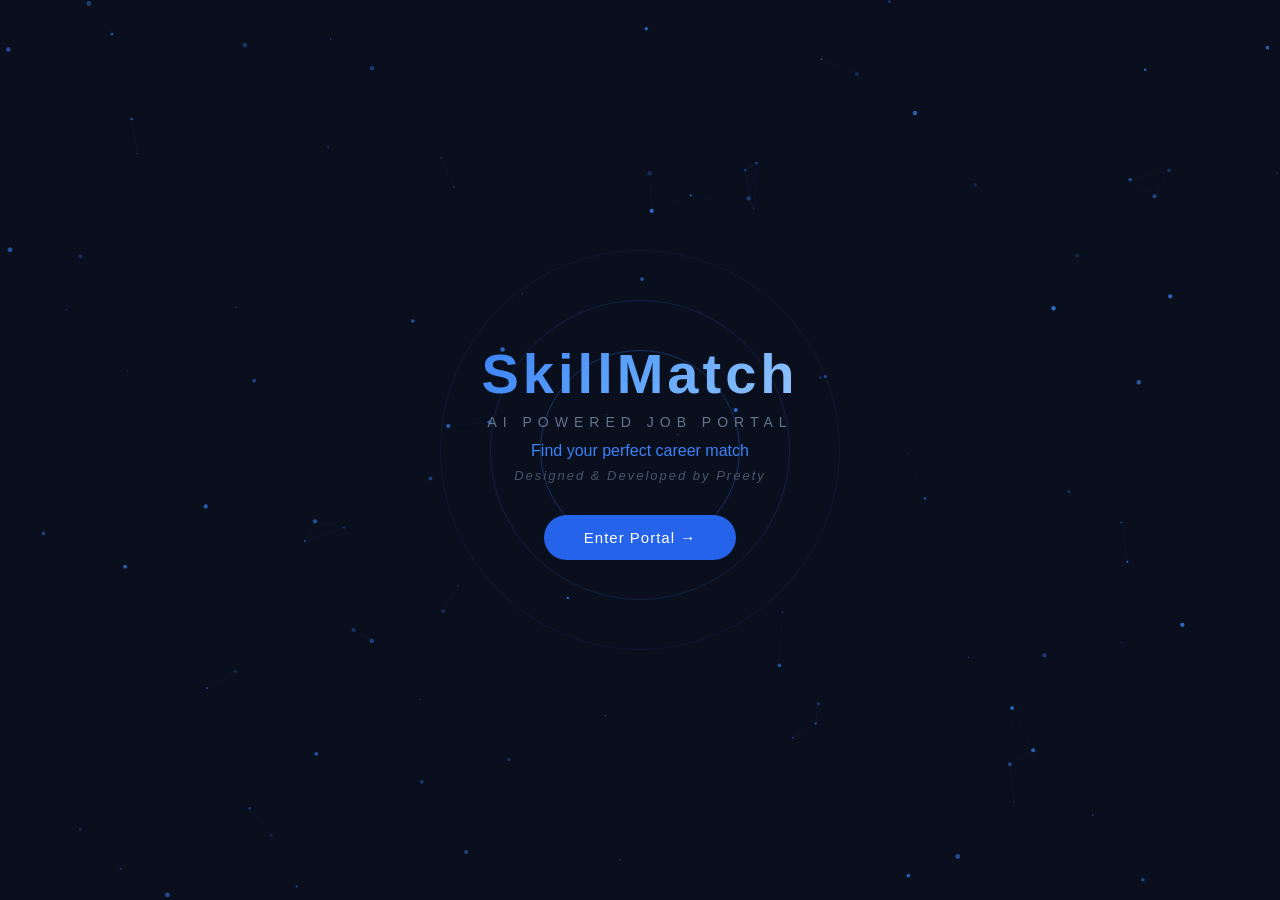
<file: index.html>
<!DOCTYPE html>
<html lang="en">
<head>
  <meta charset="UTF-8">
  <meta name="viewport" content="width=device-width, initial-scale=1.0">
  <title>SkillMatch — AI Job Portal</title>
  <link rel="stylesheet" href="style.css">
</head>
<body>

  <!-- INTRO ANIMATION -->
  <div id="intro">
    <canvas id="particles"></canvas>
    <div id="ring"></div>
    <div id="ring2"></div>
    <div id="ring3"></div>
    <div id="logo-wrap">
      <div id="logo-text">SkillMatch</div>
      <div id="logo-sub">AI Powered Job Portal</div>
      <div id="tagline">Find your perfect career match</div>
      <div id="credit">Designed & Developed by Preety</div>
      <button id="enter-btn" onclick="showDashboard()">Enter Portal →</button>
    </div>
  </div>

  <!-- DASHBOARD -->
  <div id="dashboard" style="display:none;">

    <!-- Navbar -->
    <nav>
      <div class="logo">SkillMatch</div>
      <div class="nav-links">
        <a href="#">Jobs</a>
        <a href="#">Companies</a>
        <a href="#">About</a>
        <button class="nav-btn" onclick="showLogin()">Login</button>
        <button class="nav-btn-outline" onclick="showRegister()">Register</button>
      </div>
    </nav>

    <!-- Hero -->
    <div class="hero">
      <h1>Find Your Perfect <span class="blue">Job Match</span></h1>
      <p>AI-powered job matching based on your skills — 94% match accuracy</p>
      <div class="search-row">
        <input type="text" id="search-job" placeholder="Job title or skill...">
        <input type="text" id="search-loc" placeholder="Location...">
        <button onclick="searchJobs()">Search Jobs</button>
      </div>
    </div>

    <!-- Stats -->
    <div class="stats-row">
      <div class="stat"><div class="stat-num">2,450+</div><div class="stat-label">Jobs Posted</div></div>
      <div class="stat"><div class="stat-num">850+</div><div class="stat-label">Companies</div></div>
      <div class="stat"><div class="stat-num">12K+</div><div class="stat-label">Job Seekers</div></div>
      <div class="stat"><div class="stat-num">94%</div><div class="stat-label">Match Rate</div></div>
    </div>

    <!-- Categories -->
    <div class="cats">
      <button class="cat active" onclick="filterJobs('all', this)">All</button>
      <button class="cat" onclick="filterJobs('tech', this)">Tech</button>
      <button class="cat" onclick="filterJobs('design', this)">Design</button>
      <button class="cat" onclick="filterJobs('marketing', this)">Marketing</button>
      <button class="cat" onclick="filterJobs('finance', this)">Finance</button>
      <button class="cat" onclick="filterJobs('hr', this)">HR</button>
    </div>

    <!-- Jobs Grid -->
    <div class="section-title">Featured Jobs</div>
    <div class="jobs-grid" id="jobs-grid"></div>

  </div>

  <!-- LOGIN MODAL -->
  <div class="modal-overlay" id="login-modal">
    <div class="modal">
      <div class="modal-header">
        <h2>Login to SkillMatch</h2>
        <button onclick="closeModal('login-modal')">✕</button>
      </div>
      <div class="modal-body">
        <div class="role-select">
          <button class="role-btn active" onclick="selectRole('seeker', this)">Job Seeker</button>
          <button class="role-btn" onclick="selectRole('recruiter', this)">Recruiter</button>
          <button class="role-btn" onclick="selectRole('admin', this)">Admin</button>
        </div>
        <input type="email" placeholder="Email">
        <input type="password" placeholder="Password">
        <button class="submit-btn" onclick="loginUser()">Login →</button>
        <p class="modal-link">Don't have an account? <span onclick="switchModal('login-modal','register-modal')">Register</span></p>
      </div>
    </div>
  </div>

  <!-- REGISTER MODAL -->
  <div class="modal-overlay" id="register-modal">
    <div class="modal">
      <div class="modal-header">
        <h2>Create Account</h2>
        <button onclick="closeModal('register-modal')">✕</button>
      </div>
      <div class="modal-body">
        <div class="role-select">
          <button class="role-btn active" onclick="selectRole('seeker', this)">Job Seeker</button>
          <button class="role-btn" onclick="selectRole('recruiter', this)">Recruiter</button>
        </div>
        <input type="text" placeholder="Full Name">
        <input type="email" placeholder="Email">
        <input type="password" placeholder="Password">
        <button class="submit-btn" onclick="closeModal('register-modal')">Create Account →</button>
        <p class="modal-link">Already have an account? <span onclick="switchModal('register-modal','login-modal')">Login</span></p>
      </div>
    </div>
  </div>

  <script src="app.js"></script>
</body>
</html>
</file>
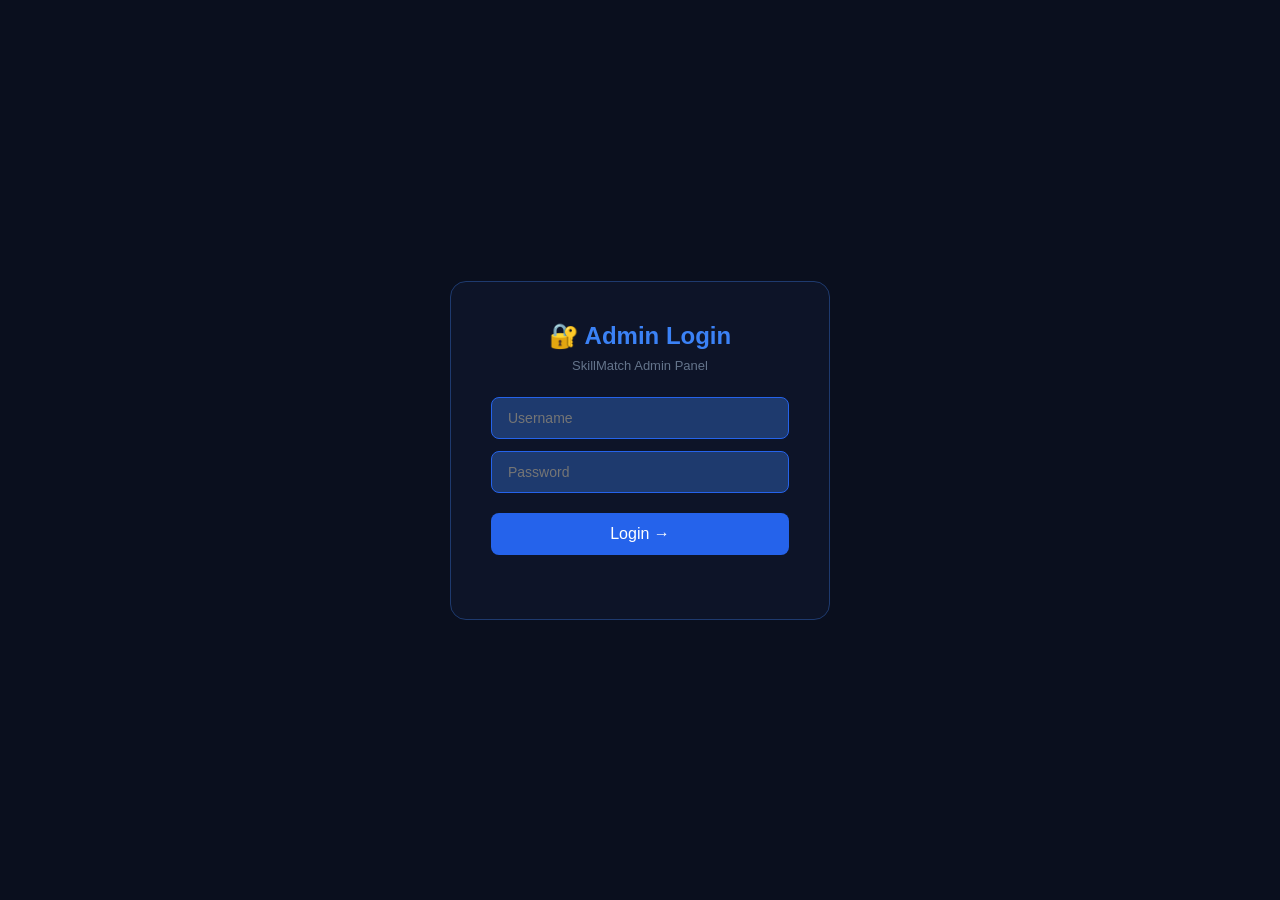
<file: admin.html>
<!DOCTYPE html>
<html lang="en">
<head>
  <meta charset="UTF-8">
  <meta name="viewport" content="width=device-width, initial-scale=1.0">
  <title>SkillMatch Admin</title>
  <link rel="stylesheet" href="style.css">
  <style>
    #admin-login {
      height: 100vh; display: flex;
      align-items: center; justify-content: center;
    }
    .admin-login-box {
      background: #0d1428; border: 1px solid #1e3a6e;
      border-radius: 16px; padding: 40px; width: 380px; text-align: center;
    }
    .admin-login-box h1 { color: #3b82f6; font-size: 24px; margin-bottom: 8px; }
    .admin-login-box p { color: #64748b; font-size: 13px; margin-bottom: 24px; }
    .admin-login-box input {
      width: 100%; background: #1e3a6e; border: 1px solid #2563eb;
      border-radius: 8px; padding: 12px 16px; color: #e2e8f0;
      font-size: 14px; margin-bottom: 12px; outline: none;
    }
    .admin-login-box button {
      width: 100%; background: #2563eb; color: white;
      border: none; padding: 12px; border-radius: 8px;
      font-size: 16px; cursor: pointer; margin-top: 8px;
    }
    #error-msg { color: #ef4444; font-size: 13px; margin-top: 8px; }

    /* ADMIN DASHBOARD */
    #admin-dashboard { display: none; }
    .admin-layout { display: flex; height: 100vh; }

    .admin-sidebar {
      width: 240px; background: #0d1428;
      border-right: 1px solid #1e3a6e;
      padding: 24px 16px; display: flex;
      flex-direction: column; gap: 8px;
    }
    .admin-logo { font-size: 20px; color: #3b82f6; font-weight: 700; margin-bottom: 4px; }
    .admin-badge {
      font-size: 11px; background: #1e3a6e; color: #3b82f6;
      padding: 3px 10px; border-radius: 10px;
      display: inline-block; margin-bottom: 20px;
    }
    .admin-nav-link {
      display: block; padding: 10px 14px; color: #94a3b8;
      text-decoration: none; border-radius: 8px;
      font-size: 14px; margin-bottom: 4px; cursor: pointer;
      border: none; background: none; width: 100%; text-align: left;
    }
    .admin-nav-link:hover, .admin-nav-link.active {
      background: #1e3a6e; color: #e2e8f0;
    }
    .admin-logout {
      margin-top: auto; background: #1e3a6e; color: #ef4444;
      border: 1px solid #1e3a6e; padding: 10px;
      border-radius: 8px; cursor: pointer; font-size: 14px;
    }

    .admin-main { flex: 1; overflow-y: auto; padding: 24px; background: #0a0f1e; }
    .admin-section { display: none; }
    .admin-section.active { display: block; }
    .admin-section h2 { font-size: 22px; color: #3b82f6; margin-bottom: 20px; }

    /* Stats Cards */
    .stats-cards {
      display: grid; grid-template-columns: repeat(4, 1fr);
      gap: 16px; margin-bottom: 24px;
    }
    .stat-card {
      background: #0d1428; border: 1px solid #1e3a6e;
      border-radius: 12px; padding: 20px; text-align: center;
    }
    .stat-card .num { font-size: 32px; font-weight: 700; color: #3b82f6; }
    .stat-card .label { font-size: 13px; color: #64748b; margin-top: 4px; }

    /* Table */
    .admin-table {
      background: #0d1428; border: 1px solid #1e3a6e;
      border-radius: 12px; overflow: hidden; margin-bottom: 24px;
    }
    .admin-table table { width: 100%; border-collapse: collapse; }
    .admin-table th {
      background: #1e3a6e; color: #94a3b8;
      padding: 12px 16px; text-align: left; font-size: 13px;
    }
    .admin-table td { padding: 12px 16px; border-bottom: 1px solid #1e3a6e; font-size: 14px; color: #e2e8f0; }
    .admin-table tr:last-child td { border-bottom: none; }
    .admin-table tr:hover td { background: #0f2347; }

    .badge {
      padding: 3px 10px; border-radius: 10px;
      font-size: 11px; font-weight: 600;
    }
    .badge-green { background: #052e16; color: #22c55e; }
    .badge-blue { background: #0f2347; color: #3b82f6; }
    .badge-red { background: #1f0a0a; color: #ef4444; }
    .badge-orange { background: #1c0a03; color: #f97316; }

    .action-btn {
      padding: 5px 12px; border-radius: 6px;
      border: none; cursor: pointer; font-size: 12px; margin-right: 4px;
    }
    .btn-approve { background: #052e16; color: #22c55e; }
    .btn-reject { background: #1f0a0a; color: #ef4444; }
    .btn-ban { background: #1c0a03; color: #f97316; }
    .btn-delete { background: #1f0a0a; color: #ef4444; }

    /* Add Job Form */
    .admin-card {
      background: #0d1428; border: 1px solid #1e3a6e;
      border-radius: 12px; padding: 20px; margin-bottom: 20px;
    }
    .admin-card h3 { color: #94a3b8; font-size: 15px; margin-bottom: 16px; }
    .form-grid { display: grid; grid-template-columns: 1fr 1fr; gap: 12px; margin-bottom: 14px; }
    .form-grid input, .form-grid select {
      background: #1e3a6e; border: 1px solid #2563eb;
      border-radius: 8px; padding: 10px 14px;
      color: #e2e8f0; font-size: 14px; outline: none;
    }
    .form-grid select option { background: #1e3a6e; }
    .add-btn {
      background: #2563eb; color: white; border: none;
      padding: 10px 24px; border-radius: 8px;
      cursor: pointer; font-size: 14px;
    }

    /* Announcement */
    .announce-box textarea {
      width: 100%; background: #1e3a6e; border: 1px solid #2563eb;
      border-radius: 8px; padding: 12px; color: #e2e8f0;
      font-size: 14px; outline: none; height: 100px; resize: none;
      margin-bottom: 12px;
    }
  </style>
</head>
<body>

  <!-- Admin Login -->
  <div id="admin-login">
    <div class="admin-login-box">
      <h1>🔐 Admin Login</h1>
      <p>SkillMatch Admin Panel</p>
      <input type="text" id="admin-user" placeholder="Username">
      <input type="password" id="admin-pass" placeholder="Password">
      <button onclick="adminLogin()">Login →</button>
      <p id="error-msg"></p>
    </div>
  </div>

  <!-- Admin Dashboard -->
  <div id="admin-dashboard">
    <div class="admin-layout">

      <!-- Sidebar -->
      <div class="admin-sidebar">
        <div class="admin-logo">SkillMatch</div>
        <div class="admin-badge">Admin Panel</div>
        <button class="admin-nav-link active" onclick="showSection('overview', this)">📊 Overview</button>
        <button class="admin-nav-link" onclick="showSection('users', this)">👥 Users</button>
        <button class="admin-nav-link" onclick="showSection('companies', this)">🏢 Companies</button>
        <button class="admin-nav-link" onclick="showSection('jobs', this)">💼 Jobs</button>
        <button class="admin-nav-link" onclick="showSection('applications', this)">📝 Applications</button>
        <button class="admin-nav-link" onclick="showSection('announce', this)">📢 Announcements</button>
        <button class="admin-logout" onclick="adminLogout()">Logout</button>
      </div>

      <!-- Main Content -->
      <div class="admin-main">

        <!-- Overview -->
        <div id="section-overview" class="admin-section active">
          <h2>📊 Dashboard Overview</h2>
          <div class="stats-cards">
            <div class="stat-card"><div class="num">12,450</div><div class="label">Total Users</div></div>
            <div class="stat-card"><div class="num">850</div><div class="label">Companies</div></div>
            <div class="stat-card"><div class="num">2,450</div><div class="label">Jobs Posted</div></div>
            <div class="stat-card"><div class="num">8,920</div><div class="label">Applications</div></div>
          </div>
          <div class="stats-cards">
            <div class="stat-card"><div class="num" style="color:#22c55e">94%</div><div class="label">Match Rate</div></div>
            <div class="stat-card"><div class="num" style="color:#f97316">23</div><div class="label">Pending Approvals</div></div>
            <div class="stat-card"><div class="num" style="color:#ef4444">5</div><div class="label">Reports</div></div>
            <div class="stat-card"><div class="num" style="color:#a78bfa">142</div><div class="label">New Today</div></div>
          </div>
        </div>

        <!-- Users -->
        <div id="section-users" class="admin-section">
          <h2>👥 Manage Users</h2>
          <div class="admin-table">
            <table>
              <thead>
                <tr>
                  <th>Name</th><th>Email</th><th>Role</th><th>Status</th><th>Actions</th>
                </tr>
              </thead>
              <tbody id="users-tbody"></tbody>
            </table>
          </div>
        </div>

        <!-- Companies -->
        <div id="section-companies" class="admin-section">
          <h2>🏢 Manage Companies</h2>
          <div class="admin-table">
            <table>
              <thead>
                <tr>
                  <th>Company</th><th>Email</th><th>Jobs Posted</th><th>Status</th><th>Actions</th>
                </tr>
              </thead>
              <tbody id="companies-tbody"></tbody>
            </table>
          </div>
        </div>

        <!-- Jobs -->
        <div id="section-jobs" class="admin-section">
          <h2>💼 Manage Jobs</h2>
          <div class="admin-card">
            <h3>Add New Job</h3>
            <div class="form-grid">
              <input type="text" id="j-title" placeholder="Job Title">
              <input type="text" id="j-company" placeholder="Company">
              <input type="text" id="j-salary" placeholder="Salary (e.g. ₹8-12 LPA)">
              <select id="j-category">
                <option value="">Select Category</option>
                <option value="tech">Tech</option>
                <option value="design">Design</option>
                <option value="marketing">Marketing</option>
                <option value="finance">Finance</option>
                <option value="hr">HR</option>
              </select>
              <input type="text" id="j-location" placeholder="Location">
              <select id="j-type">
                <option value="">Job Type</option>
                <option value="Full Time">Full Time</option>
                <option value="Internship">Internship</option>
                <option value="Part Time">Part Time</option>
              </select>
            </div>
            <button class="add-btn" onclick="addJob()">+ Add Job</button>
          </div>
          <div class="admin-table">
            <table>
              <thead>
                <tr><th>Title</th><th>Company</th><th>Category</th><th>Type</th><th>Actions</th></tr>
              </thead>
              <tbody id="jobs-tbody"></tbody>
            </table>
          </div>
        </div>

        <!-- Applications -->
        <div id="section-applications" class="admin-section">
          <h2>📝 Applications</h2>
          <div class="admin-table">
            <table>
              <thead>
                <tr><th>Applicant</th><th>Job</th><th>Company</th><th>Status</th><th>Actions</th></tr>
              </thead>
              <tbody id="apps-tbody"></tbody>
            </table>
          </div>
        </div>

        <!-- Announcements -->
        <div id="section-announce" class="admin-section">
          <h2>📢 Send Announcement</h2>
          <div class="admin-card announce-box">
            <h3>Send to All Users</h3>
            <textarea id="announce-text" placeholder="Type your announcement here..."></textarea>
            <button class="add-btn" onclick="sendAnnouncement()">Send Announcement →</button>
          </div>
          <div class="admin-card" id="announce-list">
            <h3>Recent Announcements</h3>
            <p style="color:#64748b;font-size:13px;">No announcements yet.</p>
          </div>
        </div>

      </div>
    </div>
  </div>

  <script src="admin.js"></script>
</body>
</html>
</file>
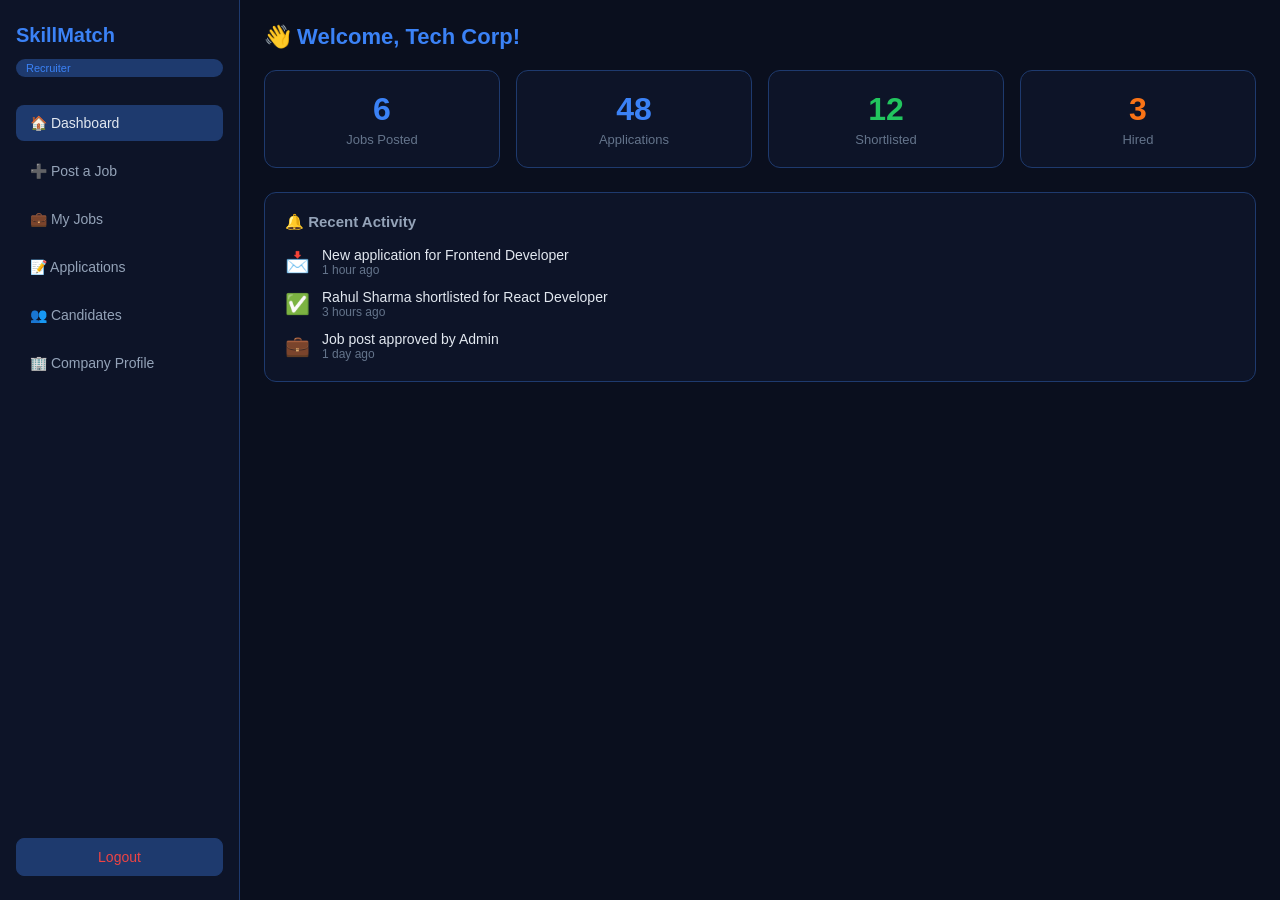
<file: recruiter.html>
<!DOCTYPE html>
<html lang="en">
<head>
  <meta charset="UTF-8">
  <meta name="viewport" content="width=device-width, initial-scale=1.0">
  <title>SkillMatch — Recruiter</title>
  <link rel="stylesheet" href="style.css">
  <style>
    .recruiter-layout { display: flex; height: 100vh; }
    .recruiter-sidebar {
      width: 240px; background: #0d1428;
      border-right: 1px solid #1e3a6e;
      padding: 24px 16px; display: flex;
      flex-direction: column; gap: 8px;
    }
    .recruiter-main { flex: 1; overflow-y: auto; padding: 24px; background: #0a0f1e; }
    .recruiter-section { display: none; }
    .recruiter-section.active { display: block; }
    .recruiter-section h2 { font-size: 22px; color: #3b82f6; margin-bottom: 20px; }

    .sidebar-nav-link {
      display: block; padding: 10px 14px; color: #94a3b8;
      border-radius: 8px; font-size: 14px;
      margin-bottom: 4px; cursor: pointer;
      border: none; background: none;
      width: 100%; text-align: left;
    }
    .sidebar-nav-link:hover, .sidebar-nav-link.active {
      background: #1e3a6e; color: #e2e8f0;
    }
    .sidebar-logout {
      margin-top: auto; background: #1e3a6e; color: #ef4444;
      border: 1px solid #1e3a6e; padding: 10px;
      border-radius: 8px; cursor: pointer; font-size: 14px;
    }

    .admin-card {
      background: #0d1428; border: 1px solid #1e3a6e;
      border-radius: 12px; padding: 20px; margin-bottom: 20px;
    }
    .admin-card h3 { color: #94a3b8; font-size: 15px; margin-bottom: 16px; }

    .form-grid { display: grid; grid-template-columns: 1fr 1fr; gap: 12px; margin-bottom: 14px; }
    .form-grid input, .form-grid select, .form-grid textarea {
      background: #1e3a6e; border: 1px solid #2563eb;
      border-radius: 8px; padding: 10px 14px;
      color: #e2e8f0; font-size: 14px; outline: none;
    }
    .form-grid select option { background: #1e3a6e; }

    .add-btn {
      background: #2563eb; color: white; border: none;
      padding: 10px 24px; border-radius: 8px;
      cursor: pointer; font-size: 14px;
    }

    .admin-table {
      background: #0d1428; border: 1px solid #1e3a6e;
      border-radius: 12px; overflow: hidden; margin-bottom: 24px;
    }
    .admin-table table { width: 100%; border-collapse: collapse; }
    .admin-table th {
      background: #1e3a6e; color: #94a3b8;
      padding: 12px 16px; text-align: left; font-size: 13px;
    }
    .admin-table td {
      padding: 12px 16px; border-bottom: 1px solid #1e3a6e;
      font-size: 14px; color: #e2e8f0;
    }
    .admin-table tr:last-child td { border-bottom: none; }
    .admin-table tr:hover td { background: #0f2347; }

    .badge {
      padding: 3px 10px; border-radius: 10px;
      font-size: 11px; font-weight: 600;
    }
    .badge-green { background: #052e16; color: #22c55e; }
    .badge-blue { background: #0f2347; color: #3b82f6; }
    .badge-red { background: #1f0a0a; color: #ef4444; }
    .badge-orange { background: #1c0a03; color: #f97316; }

    .action-btn {
      padding: 5px 12px; border-radius: 6px;
      border: none; cursor: pointer; font-size: 12px; margin-right: 4px;
    }
    .btn-approve { background: #052e16; color: #22c55e; }
    .btn-reject { background: #1f0a0a; color: #ef4444; }
    .btn-delete { background: #1f0a0a; color: #ef4444; }

    .stat-card {
      background: #0d1428; border: 1px solid #1e3a6e;
      border-radius: 12px; padding: 20px; text-align: center;
    }
    .stat-card .num { font-size: 32px; font-weight: 700; color: #3b82f6; }
    .stat-card .label { font-size: 13px; color: #64748b; margin-top: 4px; }
  </style>
</head>
<body>

  <div class="recruiter-layout">
    <!-- Sidebar -->
    <div class="recruiter-sidebar">
      <div style="color:#3b82f6;font-size:20px;font-weight:700;margin-bottom:4px;">SkillMatch</div>
      <div style="font-size:11px;background:#1e3a6e;color:#3b82f6;padding:3px 10px;border-radius:10px;display:inline-block;margin-bottom:20px;">Recruiter</div>
      <button class="sidebar-nav-link active" onclick="showRecruiterSection('dashboard', this)">🏠 Dashboard</button>
      <button class="sidebar-nav-link" onclick="showRecruiterSection('post-job', this)">➕ Post a Job</button>
      <button class="sidebar-nav-link" onclick="showRecruiterSection('my-jobs', this)">💼 My Jobs</button>
      <button class="sidebar-nav-link" onclick="showRecruiterSection('applications', this)">📝 Applications</button>
      <button class="sidebar-nav-link" onclick="showRecruiterSection('candidates', this)">👥 Candidates</button>
      <button class="sidebar-nav-link" onclick="showRecruiterSection('company', this)">🏢 Company Profile</button>
      <button class="sidebar-logout" onclick="window.location.href='index.html'">Logout</button>
    </div>

    <!-- Main -->
    <div class="recruiter-main">

      <!-- Dashboard -->
      <div id="recruiter-dashboard" class="recruiter-section active">
        <h2>👋 Welcome, Tech Corp!</h2>
        <div style="display:grid;grid-template-columns:repeat(4,1fr);gap:16px;margin-bottom:24px;">
          <div class="stat-card"><div class="num">6</div><div class="label">Jobs Posted</div></div>
          <div class="stat-card"><div class="num">48</div><div class="label">Applications</div></div>
          <div class="stat-card"><div class="num" style="color:#22c55e">12</div><div class="label">Shortlisted</div></div>
          <div class="stat-card"><div class="num" style="color:#f97316">3</div><div class="label">Hired</div></div>
        </div>
        <div class="admin-card">
          <h3>🔔 Recent Activity</h3>
          <div style="display:flex;flex-direction:column;gap:12px;">
            <div style="display:flex;gap:12px;align-items:center;">
              <span style="font-size:20px;">📩</span>
              <div>
                <div style="color:#e2e8f0;font-size:14px;">New application for Frontend Developer</div>
                <div style="color:#64748b;font-size:12px;">1 hour ago</div>
              </div>
            </div>
            <div style="display:flex;gap:12px;align-items:center;">
              <span style="font-size:20px;">✅</span>
              <div>
                <div style="color:#e2e8f0;font-size:14px;">Rahul Sharma shortlisted for React Developer</div>
                <div style="color:#64748b;font-size:12px;">3 hours ago</div>
              </div>
            </div>
            <div style="display:flex;gap:12px;align-items:center;">
              <span style="font-size:20px;">💼</span>
              <div>
                <div style="color:#e2e8f0;font-size:14px;">Job post approved by Admin</div>
                <div style="color:#64748b;font-size:12px;">1 day ago</div>
              </div>
            </div>
          </div>
        </div>
      </div>

      <!-- Post Job -->
      <div id="recruiter-post-job" class="recruiter-section">
        <h2>➕ Post a New Job</h2>
        <div class="admin-card">
          <h3>Job Details</h3>
          <div class="form-grid">
            <input type="text" id="r-title" placeholder="Job Title">
            <input type="text" id="r-location" placeholder="Location">
            <input type="text" id="r-salary" placeholder="Salary (e.g. ₹8-12 LPA)">
            <select id="r-type">
              <option value="">Job Type</option>
              <option value="Full Time">Full Time</option>
              <option value="Internship">Internship</option>
              <option value="Part Time">Part Time</option>
            </select>
            <select id="r-category">
              <option value="">Category</option>
              <option value="tech">Tech</option>
              <option value="design">Design</option>
              <option value="marketing">Marketing</option>
              <option value="finance">Finance</option>
              <option value="hr">HR</option>
            </select>
            <input type="text" id="r-skills" placeholder="Required Skills (comma separated)">
          </div>
          <button class="add-btn" onclick="postJob()">Post Job →</button>
        </div>
      </div>

      <!-- My Jobs -->
      <div id="recruiter-my-jobs" class="recruiter-section">
        <h2>💼 My Posted Jobs</h2>
        <div class="admin-table">
          <table>
            <thead>
              <tr><th>Title</th><th>Type</th><th>Applications</th><th>Status</th><th>Actions</th></tr>
            </thead>
            <tbody id="my-jobs-tbody"></tbody>
          </table>
        </div>
      </div>

      <!-- Applications -->
      <div id="recruiter-applications" class="recruiter-section">
        <h2>📝 Job Applications</h2>
        <div class="admin-table">
          <table>
            <thead>
              <tr><th>Applicant</th><th>Job</th><th>Skills</th><th>Status</th><th>Actions</th></tr>
            </thead>
            <tbody id="recruiter-apps-tbody"></tbody>
          </table>
        </div>
      </div>

      <!-- Candidates -->
      <div id="recruiter-candidates" class="recruiter-section">
        <h2>👥 Top Candidates</h2>
        <div class="admin-table">
          <table>
            <thead>
              <tr><th>Name</th><th>Skills</th><th>Experience</th><th>Match</th><th>Actions</th></tr>
            </thead>
            <tbody id="candidates-tbody"></tbody>
          </table>
        </div>
      </div>

      <!-- Company Profile -->
      <div id="recruiter-company" class="recruiter-section">
        <h2>🏢 Company Profile</h2>
        <div class="admin-card">
          <h3>Edit Company Details</h3>
          <div class="form-grid">
            <input type="text" placeholder="Company Name" value="Tech Corp Pvt Ltd">
            <input type="text" placeholder="Industry" value="Information Technology">
            <input type="email" placeholder="Email" value="hr@techcorp.com">
            <input type="text" placeholder="Website" value="www.techcorp.com">
            <input type="text" placeholder="Location" value="Bangalore, India">
            <input type="text" placeholder="Company Size" value="500-1000 employees">
          </div>
          <button class="add-btn" onclick="alert('Company profile updated!')">Save Profile</button>
        </div>
      </div>

    </div>
  </div>

  <script src="recruiter.js"></script>
</body>
</html>
</file>
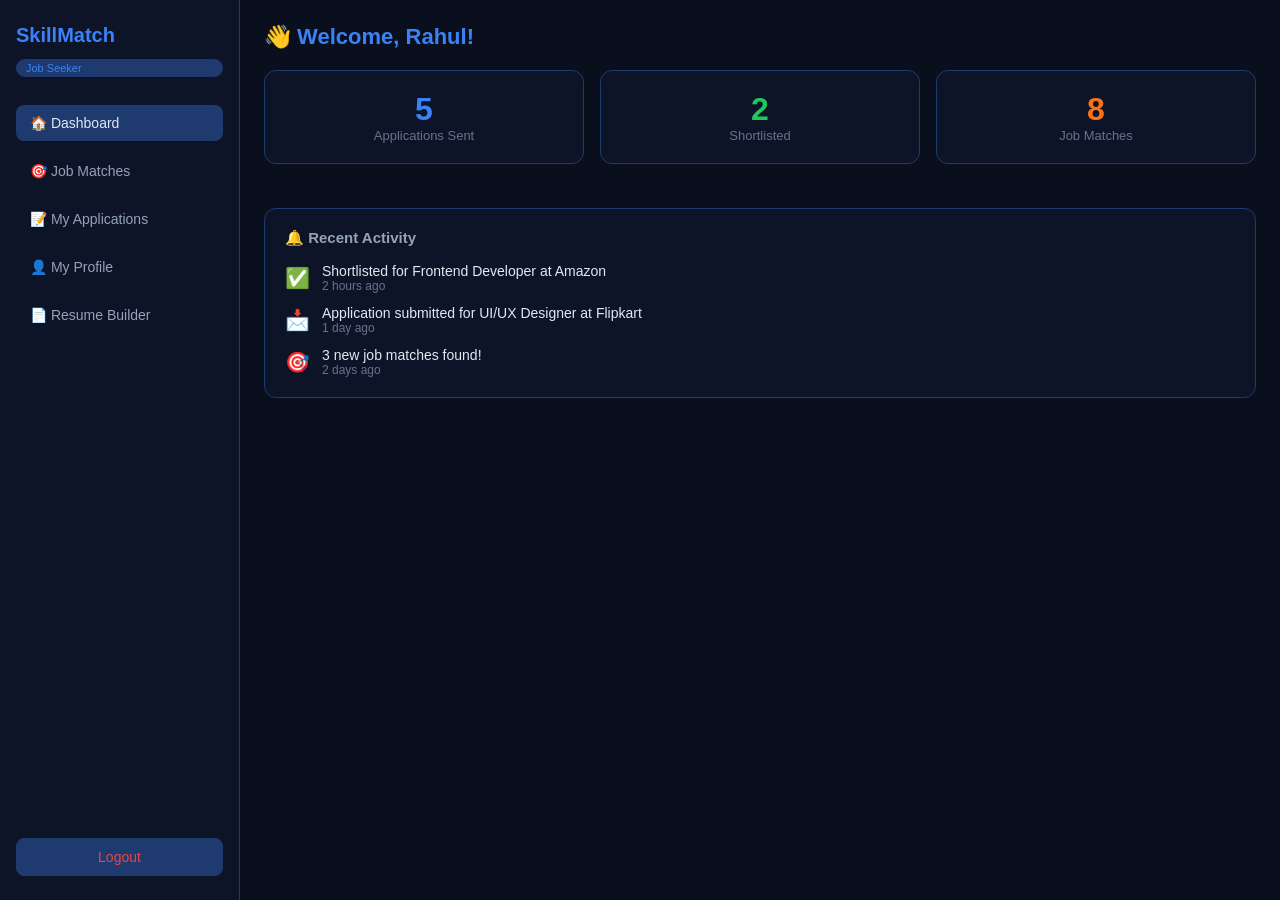
<file: seeker.html>
<!DOCTYPE html>
<html lang="en">
<head>
  <meta charset="UTF-8">
  <meta name="viewport" content="width=device-width, initial-scale=1.0">
  <title>SkillMatch — Job Seeker</title>
  <link rel="stylesheet" href="style.css">
  <style>
    .seeker-layout { display: flex; height: 100vh; }
    .seeker-sidebar {
      width: 240px; background: #0d1428;
      border-right: 1px solid #1e3a6e;
      padding: 24px 16px; display: flex;
      flex-direction: column; gap: 8px;
    }
    .seeker-main { flex: 1; overflow-y: auto; padding: 24px; background: #0a0f1e; }
    .seeker-section { display: none; }
    .seeker-section.active { display: block; }
    .seeker-section h2 { font-size: 22px; color: #3b82f6; margin-bottom: 20px; }

    .profile-card {
      background: #0d1428; border: 1px solid #1e3a6e;
      border-radius: 16px; padding: 30px; text-align: center;
      margin-bottom: 20px;
    }
    .profile-avatar {
      width: 80px; height: 80px; border-radius: 50%;
      background: linear-gradient(135deg, #2563eb, #3b82f6);
      display: flex; align-items: center; justify-content: center;
      font-size: 32px; margin: 0 auto 16px;
    }
    .profile-name { font-size: 22px; font-weight: 700; color: #e2e8f0; }
    .profile-title { color: #64748b; font-size: 14px; margin-top: 4px; }
    .profile-stats {
      display: flex; gap: 24px; justify-content: center; margin-top: 16px;
    }
    .profile-stat { text-align: center; }
    .profile-stat .num { font-size: 20px; font-weight: 700; color: #3b82f6; }
    .profile-stat .label { font-size: 12px; color: #64748b; }

    .skills-section { margin-top: 20px; text-align: left; }
    .skills-section h3 { color: #94a3b8; font-size: 14px; margin-bottom: 12px; }
    .skill-tags { display: flex; flex-wrap: wrap; gap: 8px; }
    .skill-tag {
      background: #0f2347; color: #3b82f6;
      border: 1px solid #1e3a6e; padding: 6px 14px;
      border-radius: 20px; font-size: 13px;
    }

    .job-match-card {
      background: #0d1428; border: 1px solid #1e3a6e;
      border-radius: 12px; padding: 18px; margin-bottom: 12px;
      display: flex; align-items: center; gap: 16px;
      transition: border-color 0.2s;
    }
    .job-match-card:hover { border-color: #2563eb; }
    .match-score {
      width: 60px; height: 60px; border-radius: 50%;
      background: linear-gradient(135deg, #2563eb, #3b82f6);
      display: flex; align-items: center; justify-content: center;
      font-size: 14px; font-weight: 700; color: white; flex-shrink: 0;
    }
    .match-info { flex: 1; }
    .match-title { font-size: 16px; font-weight: 600; color: #e2e8f0; }
    .match-company { font-size: 13px; color: #64748b; margin-top: 2px; }
    .match-salary { font-size: 14px; color: #22c55e; font-weight: 600; }
    .match-apply {
      background: #2563eb; color: white; border: none;
      padding: 8px 20px; border-radius: 8px; cursor: pointer; font-size: 13px;
    }

    .app-card {
      background: #0d1428; border: 1px solid #1e3a6e;
      border-radius: 12px; padding: 16px; margin-bottom: 12px;
      display: flex; align-items: center; gap: 16px;
    }
    .app-emoji { font-size: 28px; }
    .app-info { flex: 1; }
    .app-title { font-size: 15px; font-weight: 600; color: #e2e8f0; }
    .app-company { font-size: 12px; color: #64748b; margin-top: 2px; }
    .app-date { font-size: 12px; color: #475569; }

    .sidebar-nav-link {
      display: block; padding: 10px 14px; color: #94a3b8;
      border-radius: 8px; font-size: 14px;
      margin-bottom: 4px; cursor: pointer;
      border: none; background: none;
      width: 100%; text-align: left;
    }
    .sidebar-nav-link:hover, .sidebar-nav-link.active {
      background: #1e3a6e; color: #e2e8f0;
    }
    .sidebar-logout {
      margin-top: auto; background: #1e3a6e; color: #ef4444;
      border: 1px solid #1e3a6e; padding: 10px;
      border-radius: 8px; cursor: pointer; font-size: 14px;
    }

    .admin-card {
      background: #0d1428; border: 1px solid #1e3a6e;
      border-radius: 12px; padding: 20px; margin-bottom: 20px;
    }
    .admin-card h3 { color: #94a3b8; font-size: 15px; margin-bottom: 16px; }
    .form-grid { display: grid; grid-template-columns: 1fr 1fr; gap: 12px; margin-bottom: 14px; }
    .form-grid input, .form-grid select, .form-grid textarea {
      background: #1e3a6e; border: 1px solid #2563eb;
      border-radius: 8px; padding: 10px 14px;
      color: #e2e8f0; font-size: 14px; outline: none;
    }
    .add-btn {
      background: #2563eb; color: white; border: none;
      padding: 10px 24px; border-radius: 8px;
      cursor: pointer; font-size: 14px;
    }
  </style>
</head>
<body>

  <div class="seeker-layout">
    <!-- Sidebar -->
    <div class="seeker-sidebar">
      <div class="admin-logo" style="color:#3b82f6;font-size:20px;font-weight:700;margin-bottom:4px;">SkillMatch</div>
      <div class="admin-badge" style="font-size:11px;background:#1e3a6e;color:#3b82f6;padding:3px 10px;border-radius:10px;display:inline-block;margin-bottom:20px;">Job Seeker</div>
      <button class="sidebar-nav-link active" onclick="showSeekerSection('dashboard', this)">🏠 Dashboard</button>
      <button class="sidebar-nav-link" onclick="showSeekerSection('matches', this)">🎯 Job Matches</button>
      <button class="sidebar-nav-link" onclick="showSeekerSection('applications', this)">📝 My Applications</button>
      <button class="sidebar-nav-link" onclick="showSeekerSection('profile', this)">👤 My Profile</button>
      <button class="sidebar-nav-link" onclick="showSeekerSection('resume', this)">📄 Resume Builder</button>
      <button class="sidebar-logout" onclick="window.location.href='index.html'">Logout</button>
    </div>

    <!-- Main -->
    <div class="seeker-main">

      <!-- Dashboard -->
      <div id="seeker-dashboard" class="seeker-section active">
        <h2>👋 Welcome, Rahul!</h2>
        <div style="display:grid;grid-template-columns:repeat(3,1fr);gap:16px;margin-bottom:24px;">
          <div class="admin-card" style="text-align:center;">
            <div style="font-size:32px;font-weight:700;color:#3b82f6;">5</div>
            <div style="color:#64748b;font-size:13px;">Applications Sent</div>
          </div>
          <div class="admin-card" style="text-align:center;">
            <div style="font-size:32px;font-weight:700;color:#22c55e;">2</div>
            <div style="color:#64748b;font-size:13px;">Shortlisted</div>
          </div>
          <div class="admin-card" style="text-align:center;">
            <div style="font-size:32px;font-weight:700;color:#f97316;">8</div>
            <div style="color:#64748b;font-size:13px;">Job Matches</div>
          </div>
        </div>
        <div class="admin-card">
          <h3>🔔 Recent Activity</h3>
          <div style="display:flex;flex-direction:column;gap:12px;">
            <div style="display:flex;gap:12px;align-items:center;">
              <span style="font-size:20px;">✅</span>
              <div>
                <div style="color:#e2e8f0;font-size:14px;">Shortlisted for Frontend Developer at Amazon</div>
                <div style="color:#64748b;font-size:12px;">2 hours ago</div>
              </div>
            </div>
            <div style="display:flex;gap:12px;align-items:center;">
              <span style="font-size:20px;">📩</span>
              <div>
                <div style="color:#e2e8f0;font-size:14px;">Application submitted for UI/UX Designer at Flipkart</div>
                <div style="color:#64748b;font-size:12px;">1 day ago</div>
              </div>
            </div>
            <div style="display:flex;gap:12px;align-items:center;">
              <span style="font-size:20px;">🎯</span>
              <div>
                <div style="color:#e2e8f0;font-size:14px;">3 new job matches found!</div>
                <div style="color:#64748b;font-size:12px;">2 days ago</div>
              </div>
            </div>
          </div>
        </div>
      </div>

      <!-- Job Matches -->
      <div id="seeker-matches" class="seeker-section">
        <h2>🎯 Your Job Matches</h2>
        <div id="matches-list"></div>
      </div>

      <!-- Applications -->
      <div id="seeker-applications" class="seeker-section">
        <h2>📝 My Applications</h2>
        <div id="applications-list"></div>
      </div>

      <!-- Profile -->
      <div id="seeker-profile" class="seeker-section">
        <h2>👤 My Profile</h2>
        <div class="profile-card">
          <div class="profile-avatar">👤</div>
          <div class="profile-name">Rahul Sharma</div>
          <div class="profile-title">Frontend Developer • Bangalore</div>
          <div class="profile-stats">
            <div class="profile-stat"><div class="num">5</div><div class="label">Applications</div></div>
            <div class="profile-stat"><div class="num">2</div><div class="label">Shortlisted</div></div>
            <div class="profile-stat"><div class="num">92%</div><div class="label">Profile Score</div></div>
          </div>
          <div class="skills-section">
            <h3>My Skills</h3>
            <div class="skill-tags">
              <span class="skill-tag">HTML</span>
              <span class="skill-tag">CSS</span>
              <span class="skill-tag">JavaScript</span>
              <span class="skill-tag">React</span>
              <span class="skill-tag">Node.js</span>
              <span class="skill-tag">MongoDB</span>
            </div>
          </div>
        </div>
        <div class="admin-card">
          <h3>Edit Profile</h3>
          <div class="form-grid">
            <input type="text" placeholder="Full Name" value="Rahul Sharma">
            <input type="text" placeholder="Job Title" value="Frontend Developer">
            <input type="email" placeholder="Email" value="rahul@gmail.com">
            <input type="text" placeholder="Location" value="Bangalore">
          </div>
          <button class="add-btn" onclick="alert('Profile updated!')">Save Profile</button>
        </div>
      </div>

      <!-- Resume Builder -->
      <div id="seeker-resume" class="seeker-section">
        <h2>📄 Resume Builder</h2>
        <div class="admin-card">
          <h3>Build Your Resume</h3>
          <div class="form-grid">
            <input type="text" placeholder="Full Name">
            <input type="text" placeholder="Job Title">
            <input type="email" placeholder="Email">
            <input type="text" placeholder="Phone">
            <input type="text" placeholder="Location">
            <input type="text" placeholder="LinkedIn URL">
          </div>
          <div style="margin-bottom:12px;">
            <input type="text" placeholder="Skills (comma separated)" style="width:100%;background:#1e3a6e;border:1px solid #2563eb;border-radius:8px;padding:10px 14px;color:#e2e8f0;font-size:14px;outline:none;">
          </div>
          <button class="add-btn" onclick="alert('Resume saved! Download feature coming soon.')">Save Resume →</button>
        </div>
      </div>

    </div>
  </div>

  <script src="seeker.js"></script>
</body>
</html>
</file>
<file: style.css>
* { margin: 0; padding: 0; box-sizing: border-box; font-family: Arial, sans-serif; }

body { background: #0a0f1e; color: #e2e8f0; overflow-x: hidden; }

/* INTRO */
#intro {
  position: relative; width: 100%; height: 100vh;
  background: #0a0f1e; overflow: hidden;
  display: flex; align-items: center; justify-content: center; flex-direction: column;
}

canvas { position: absolute; top: 0; left: 0; width: 100%; height: 100%; }

#ring {
  position: absolute; width: 200px; height: 200px;
  border-radius: 50%; border: 1px solid rgba(59,130,246,0.3);
  animation: ringPulse 2s ease infinite; z-index: 5;
}
#ring2 {
  position: absolute; width: 300px; height: 300px;
  border-radius: 50%; border: 1px solid rgba(59,130,246,0.15);
  animation: ringPulse 2s ease 0.5s infinite; z-index: 5;
}
#ring3 {
  position: absolute; width: 400px; height: 400px;
  border-radius: 50%; border: 1px solid rgba(59,130,246,0.08);
  animation: ringPulse 2s ease 1s infinite; z-index: 5;
}
@keyframes ringPulse {
  0% { transform: scale(0.95); opacity: 0.5; }
  50% { transform: scale(1.05); opacity: 1; }
  100% { transform: scale(0.95); opacity: 0.5; }
}

#logo-wrap {
  position: relative; z-index: 10; text-align: center;
  opacity: 0; animation: logoReveal 1.2s ease 0.5s forwards;
}
@keyframes logoReveal {
  0% { opacity: 0; transform: scale(0.5); }
  60% { opacity: 1; transform: scale(1.1); }
  100% { opacity: 1; transform: scale(1); }
}

#logo-text {
  font-size: 56px; font-weight: 700; letter-spacing: 4px;
  background: linear-gradient(135deg, #3b82f6, #60a5fa, #93c5fd);
  -webkit-background-clip: text; -webkit-text-fill-color: transparent;
}

#logo-sub {
  color: #64748b; font-size: 14px; letter-spacing: 6px;
  text-transform: uppercase; margin-top: 8px;
  opacity: 0; animation: fadeUp 1s ease 1.5s forwards;
}

#tagline {
  color: #3b82f6; font-size: 16px; margin-top: 12px;
  opacity: 0; animation: fadeUp 1s ease 2s forwards;
}

#credit {
  color: #475569; font-size: 13px; margin-top: 8px;
  letter-spacing: 2px; font-style: italic;
  opacity: 0; animation: fadeUp 1s ease 2.3s forwards;
}

#enter-btn {
  margin-top: 32px; background: #2563eb; color: white;
  border: none; padding: 14px 40px; border-radius: 30px;
  font-size: 15px; cursor: pointer; letter-spacing: 1px;
  opacity: 0; animation: fadeUp 1s ease 2.6s forwards;
  transition: background 0.3s, transform 0.2s;
}
#enter-btn:hover { background: #1d4ed8; transform: translateY(-2px); }

@keyframes fadeUp {
  from { opacity: 0; transform: translateY(15px); }
  to { opacity: 1; transform: translateY(0); }
}

/* NAVBAR */
nav {
  background: #0d1428; border-bottom: 1px solid #1e3a6e;
  padding: 14px 32px; display: flex;
  justify-content: space-between; align-items: center;
  position: sticky; top: 0; z-index: 100;
}

.logo { font-size: 22px; font-weight: 700; color: #3b82f6; letter-spacing: 1px; }

.nav-links { display: flex; gap: 16px; align-items: center; }

.nav-links a {
  color: #94a3b8; text-decoration: none;
  font-size: 14px; transition: color 0.3s;
}
.nav-links a:hover { color: #e2e8f0; }

.nav-btn {
  background: #2563eb; color: white; border: none;
  padding: 8px 20px; border-radius: 20px;
  cursor: pointer; font-size: 14px;
}

.nav-btn-outline {
  background: transparent; color: #3b82f6;
  border: 1px solid #2563eb; padding: 8px 20px;
  border-radius: 20px; cursor: pointer; font-size: 14px;
}

/* HERO */
.hero {
  background: linear-gradient(135deg, #0d1428, #0f2347);
  padding: 60px 32px; text-align: center;
  border-bottom: 1px solid #1e3a6e;
}

.hero h1 { font-size: 42px; margin-bottom: 12px; }
.blue { color: #3b82f6; }

.hero p { color: #64748b; font-size: 16px; margin-bottom: 28px; }

.search-row { display: flex; gap: 10px; justify-content: center; flex-wrap: wrap; }

.search-row input {
  background: #1e3a6e; border: 1px solid #2563eb;
  border-radius: 8px; padding: 12px 18px;
  color: #e2e8f0; font-size: 14px; width: 240px; outline: none;
}
.search-row input::placeholder { color: #4a6fa5; }

.search-row button {
  background: #2563eb; color: white; border: none;
  padding: 12px 28px; border-radius: 8px;
  cursor: pointer; font-size: 14px;
}

/* STATS */
.stats-row {
  display: flex; justify-content: center;
  border-bottom: 1px solid #1e3a6e; padding: 16px;
}

.stat { text-align: center; padding: 0 32px; border-right: 1px solid #1e3a6e; }
.stat:last-child { border-right: none; }
.stat-num { color: #3b82f6; font-size: 22px; font-weight: 700; }
.stat-label { color: #64748b; font-size: 12px; }

/* CATEGORIES */
.cats { display: flex; gap: 10px; padding: 20px 32px; flex-wrap: wrap; }

.cat {
  background: #0d1428; color: #94a3b8;
  border: 1px solid #1e3a6e; padding: 8px 20px;
  border-radius: 20px; cursor: pointer; font-size: 13px;
}
.cat.active, .cat:hover { background: #2563eb; color: white; border-color: #2563eb; }

/* JOBS GRID */
.section-title {
  color: #64748b; font-size: 12px; font-weight: 500;
  letter-spacing: 2px; text-transform: uppercase;
  padding: 8px 32px;
}

.jobs-grid {
  display: grid; grid-template-columns: repeat(auto-fill, minmax(280px, 1fr));
  gap: 16px; padding: 8px 32px 32px;
}

.job-card {
  background: #0d1428; border: 1px solid #1e3a6e;
  border-radius: 12px; padding: 18px;
  transition: border-color 0.2s, transform 0.2s;
}
.job-card:hover { border-color: #2563eb; transform: translateY(-3px); }

.job-card-top { display: flex; align-items: center; gap: 12px; margin-bottom: 12px; }

.company-logo {
  width: 44px; height: 44px; border-radius: 10px;
  background: #1e3a6e; display: flex; align-items: center;
  justify-content: center; font-size: 20px;
}

.job-title { color: #e2e8f0; font-size: 15px; font-weight: 600; }
.company-name { color: #64748b; font-size: 12px; margin-top: 2px; }

.job-tags { display: flex; gap: 6px; flex-wrap: wrap; margin-bottom: 12px; }

.tag {
  background: #0f2347; color: #3b82f6;
  font-size: 11px; padding: 3px 10px; border-radius: 10px;
  border: 1px solid #1e3a6e;
}
.tag.green { color: #22c55e; border-color: #166534; background: #052e16; }
.tag.orange { color: #f97316; border-color: #7c2d12; background: #1c0a03; }

.job-footer { display: flex; justify-content: space-between; align-items: center; }
.salary { color: #22c55e; font-size: 14px; font-weight: 600; }

.apply-btn {
  background: #2563eb; color: white; border: none;
  padding: 8px 18px; border-radius: 8px;
  cursor: pointer; font-size: 12px;
}

/* MODAL */
.modal-overlay {
  display: none; position: fixed; inset: 0;
  background: rgba(0,0,0,0.7); z-index: 200;
  align-items: center; justify-content: center;
}
.modal-overlay.open { display: flex; }

.modal {
  background: #0d1428; border: 1px solid #1e3a6e;
  border-radius: 16px; width: 400px; overflow: hidden;
}

.modal-header {
  display: flex; justify-content: space-between;
  align-items: center; padding: 20px 24px;
  border-bottom: 1px solid #1e3a6e;
}
.modal-header h2 { font-size: 18px; color: #e2e8f0; }
.modal-header button { background: none; border: none; color: #94a3b8; font-size: 20px; cursor: pointer; }

.modal-body { padding: 24px; display: flex; flex-direction: column; gap: 14px; }

.role-select { display: flex; gap: 8px; }
.role-btn {
  flex: 1; background: #1e3a6e; color: #94a3b8;
  border: 1px solid #1e3a6e; padding: 8px;
  border-radius: 8px; cursor: pointer; font-size: 13px;
}
.role-btn.active { background: #2563eb; color: white; border-color: #2563eb; }

.modal-body input {
  background: #1e3a6e; border: 1px solid #2563eb;
  border-radius: 8px; padding: 12px 16px;
  color: #e2e8f0; font-size: 14px; outline: none;
}

.submit-btn {
  background: #2563eb; color: white; border: none;
  padding: 12px; border-radius: 8px;
  cursor: pointer; font-size: 15px;
}

.modal-link { color: #64748b; font-size: 13px; text-align: center; }
.modal-link span { color: #3b82f6; cursor: pointer; }
</file>
